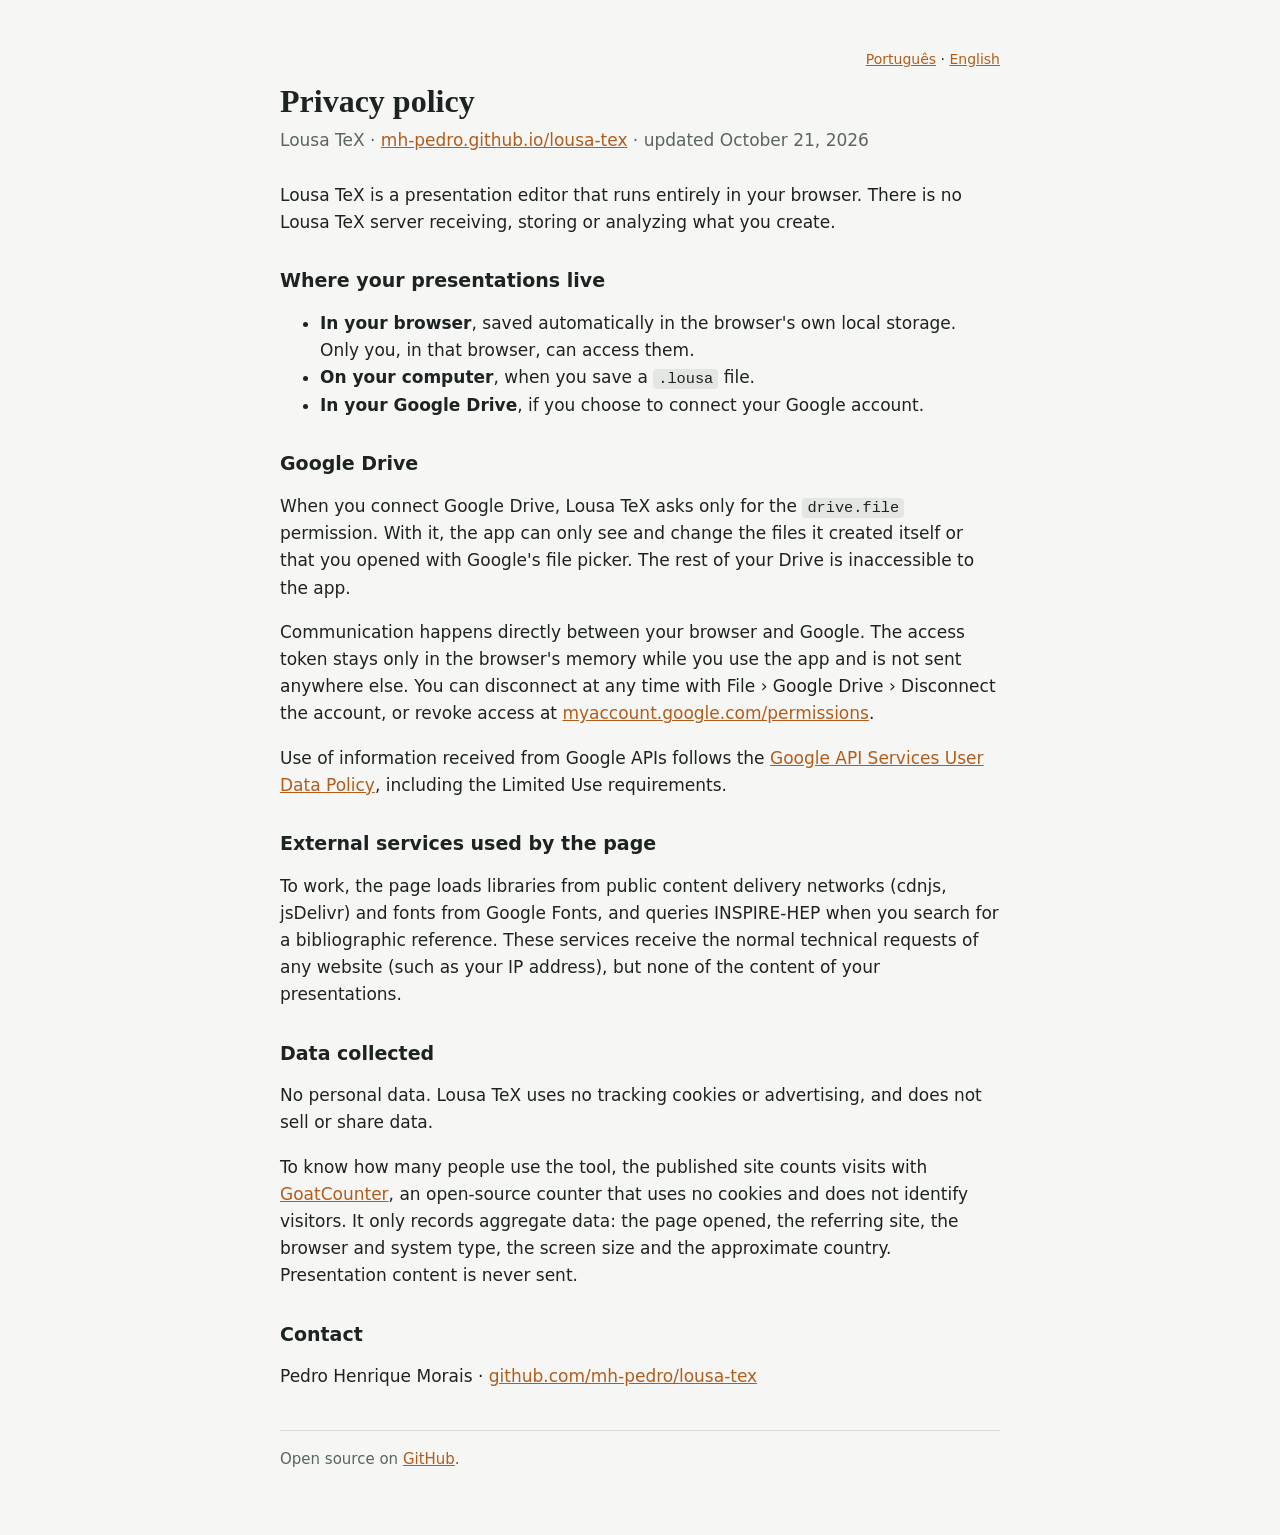
<file: privacidade.html>
<!doctype html>
<html lang="pt-BR">
<head>
<meta charset="utf-8">
<meta name="viewport" content="width=device-width,initial-scale=1">
<title>Privacidade · Lousa TeX</title>
<link rel="icon" href="icons/icon-192.png">
<style>
:root{--bg:#f6f7f5;--ink:#1d2320;--muted:#5a655f;--accent:#b25c1c;--line:#d8ddd6}
@media (prefers-color-scheme:dark){:root{--bg:#141816;--ink:#e6ebe7;--muted:#9aa59e;--accent:#e29b52;--line:#2e3632}}
body{margin:0;background:var(--bg);color:var(--ink);font:17px/1.6 system-ui,-apple-system,"Segoe UI",sans-serif}
main{max-width:720px;margin:0 auto;padding:48px 20px 64px}
h1{font:700 32px/1.2 Georgia,serif;margin:0 0 6px}
h2{font:600 19px/1.3 system-ui,sans-serif;margin:32px 0 8px}
p,li{color:var(--ink)}
.sub{color:var(--muted);margin:0 0 28px}
a{color:var(--accent)}
code{font-size:.9em;background:color-mix(in srgb,var(--line) 60%,transparent);padding:1px 5px;border-radius:4px}
nav.lang{text-align:right;font-size:14px;margin-bottom:12px}
footer{margin-top:40px;padding-top:16px;border-top:1px solid var(--line);color:var(--muted);font-size:15px}
</style>
</head>
<body>
<main>
<nav class="lang" aria-label="Idioma / Language"><a href="#pt" data-l="pt">Português</a> · <a href="#en" data-l="en">English</a></nav>
<div lang="pt-BR" data-l="pt">
<h1>Política de privacidade</h1>
<p class="sub">Lousa TeX · <a href="./">mh-pedro.github.io/lousa-tex</a> · atualizada em 21 de outubro de 2026</p>

<p>O Lousa TeX é um editor de apresentações que funciona inteiramente no seu navegador. Não existe servidor do Lousa TeX recebendo, guardando ou analisando o que você cria.</p>

<h2>Onde ficam as suas apresentações</h2>
<ul>
<li><b>No seu navegador</b>, salvas automaticamente no armazenamento local do próprio navegador. Só você, naquele navegador, tem acesso.</li>
<li><b>No seu computador</b>, quando você salva um arquivo <code>.lousa</code>.</li>
<li><b>No seu Google Drive</b>, se você escolher conectar a sua conta Google.</li>
</ul>

<h2>Google Drive</h2>
<p>Ao conectar o Google Drive, o Lousa TeX pede apenas a permissão <code>drive.file</code>. Com ela, o programa só consegue ver e alterar os arquivos que ele mesmo criou ou que você abriu pelo seletor de arquivos do Google. O restante do seu Drive fica inacessível ao programa.</p>
<p>A comunicação acontece diretamente entre o seu navegador e o Google. O token de acesso fica apenas na memória do navegador durante o uso e não é enviado a nenhum outro lugar. Você pode desconectar a qualquer momento pelo menu Arquivo › Google Drive › Desconectar a conta, ou revogar o acesso em <a href="https://myaccount.google.com/permissions">myaccount.google.com/permissions</a>.</p>
<p>O uso de informações recebidas das APIs do Google segue a <a href="https://developers.google.com/terms/api-services-user-data-policy">Política de dados do usuário dos serviços de API do Google</a>, incluindo os requisitos de uso limitado.</p>

<h2>Serviços externos usados pela página</h2>
<p>Para funcionar, a página carrega bibliotecas de redes de distribuição públicas (cdnjs, jsDelivr) e fontes do Google Fonts, e consulta o INSPIRE-HEP quando você busca uma referência bibliográfica. Esses serviços recebem os pedidos técnicos normais de qualquer site (como o endereço IP), mas nenhum conteúdo das suas apresentações.</p>

<h2>Dados coletados</h2>
<p>Nenhum dado pessoal. O Lousa TeX não usa cookies de rastreamento nem publicidade, e não vende nem compartilha dados.</p>
<p>Para saber quantas pessoas usam a ferramenta, o site publicado conta visitas com o <a href="https://www.goatcounter.com/">GoatCounter</a>, um contador aberto que não usa cookies e não identifica visitantes. Ele registra apenas dados agregados: a página aberta, o site de origem, o tipo de navegador e de sistema, o tamanho da tela e o país aproximado. O conteúdo das apresentações nunca é enviado.</p>

<h2>Contato</h2>
<p>Pedro Henrique Morais · <a href="https://github.com/mh-pedro/lousa-tex">github.com/mh-pedro/lousa-tex</a></p>

<footer>Código aberto em <a href="https://github.com/mh-pedro/lousa-tex">GitHub</a>.</footer>
</div>
<div lang="en" data-l="en" hidden>
<h1>Privacy policy</h1>
<p class="sub">Lousa TeX · <a href="./">mh-pedro.github.io/lousa-tex</a> · updated October 21, 2026</p>

<p>Lousa TeX is a presentation editor that runs entirely in your browser. There is no Lousa TeX server receiving, storing or analyzing what you create.</p>

<h2>Where your presentations live</h2>
<ul>
<li><b>In your browser</b>, saved automatically in the browser's own local storage. Only you, in that browser, can access them.</li>
<li><b>On your computer</b>, when you save a <code>.lousa</code> file.</li>
<li><b>In your Google Drive</b>, if you choose to connect your Google account.</li>
</ul>

<h2>Google Drive</h2>
<p>When you connect Google Drive, Lousa TeX asks only for the <code>drive.file</code> permission. With it, the app can only see and change the files it created itself or that you opened with Google's file picker. The rest of your Drive is inaccessible to the app.</p>
<p>Communication happens directly between your browser and Google. The access token stays only in the browser's memory while you use the app and is not sent anywhere else. You can disconnect at any time with File › Google Drive › Disconnect the account, or revoke access at <a href="https://myaccount.google.com/permissions">myaccount.google.com/permissions</a>.</p>
<p>Use of information received from Google APIs follows the <a href="https://developers.google.com/terms/api-services-user-data-policy">Google API Services User Data Policy</a>, including the Limited Use requirements.</p>

<h2>External services used by the page</h2>
<p>To work, the page loads libraries from public content delivery networks (cdnjs, jsDelivr) and fonts from Google Fonts, and queries INSPIRE-HEP when you search for a bibliographic reference. These services receive the normal technical requests of any website (such as your IP address), but none of the content of your presentations.</p>

<h2>Data collected</h2>
<p>No personal data. Lousa TeX uses no tracking cookies or advertising, and does not sell or share data.</p>
<p>To know how many people use the tool, the published site counts visits with <a href="https://www.goatcounter.com/">GoatCounter</a>, an open-source counter that uses no cookies and does not identify visitors. It only records aggregate data: the page opened, the referring site, the browser and system type, the screen size and the approximate country. Presentation content is never sent.</p>

<h2>Contact</h2>
<p>Pedro Henrique Morais · <a href="https://github.com/mh-pedro/lousa-tex">github.com/mh-pedro/lousa-tex</a></p>

<footer>Open source on <a href="https://github.com/mh-pedro/lousa-tex">GitHub</a>.</footer>
</div>
</main>
<script>
(function(){var l="pt";try{var p=JSON.parse(localStorage.getItem("lousa-tex-ui")||"{}").lang;l=(p==="pt"||p==="en")?p:(/^pt/i.test((navigator.languages&&navigator.languages[0])||navigator.language||"pt")?"pt":"en")}catch(e){}
if(location.hash==="#en"||location.hash==="#pt")l=location.hash.slice(1);
function show(x){document.querySelectorAll("div[data-l]").forEach(function(d){d.hidden=d.dataset.l!==x});document.documentElement.lang=x==="en"?"en":"pt-BR";document.title=x==="en"?"Privacy · Lousa TeX":"Privacidade · Lousa TeX"}
show(l);document.querySelectorAll("nav.lang a").forEach(function(a){a.addEventListener("click",function(e){e.preventDefault();show(a.dataset.l)})})})();
</script>
</body>
</html>
</file>
